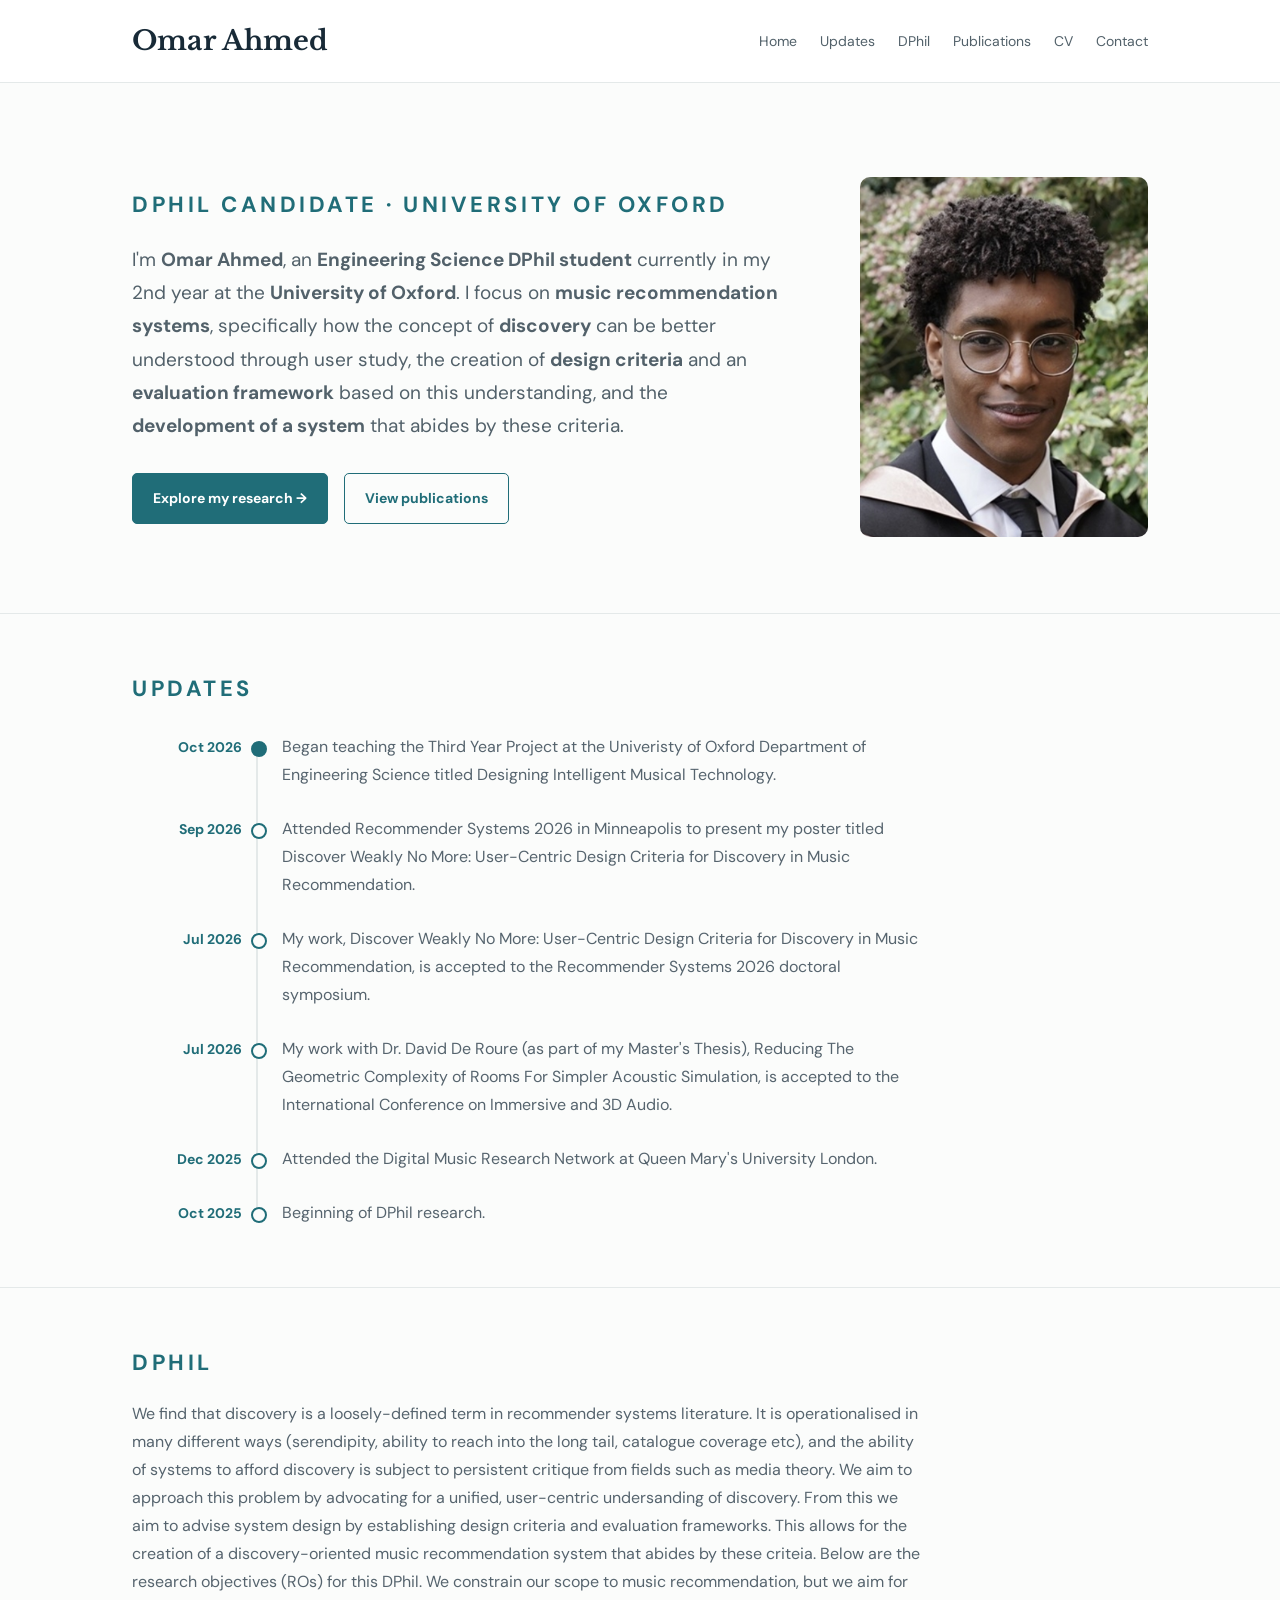
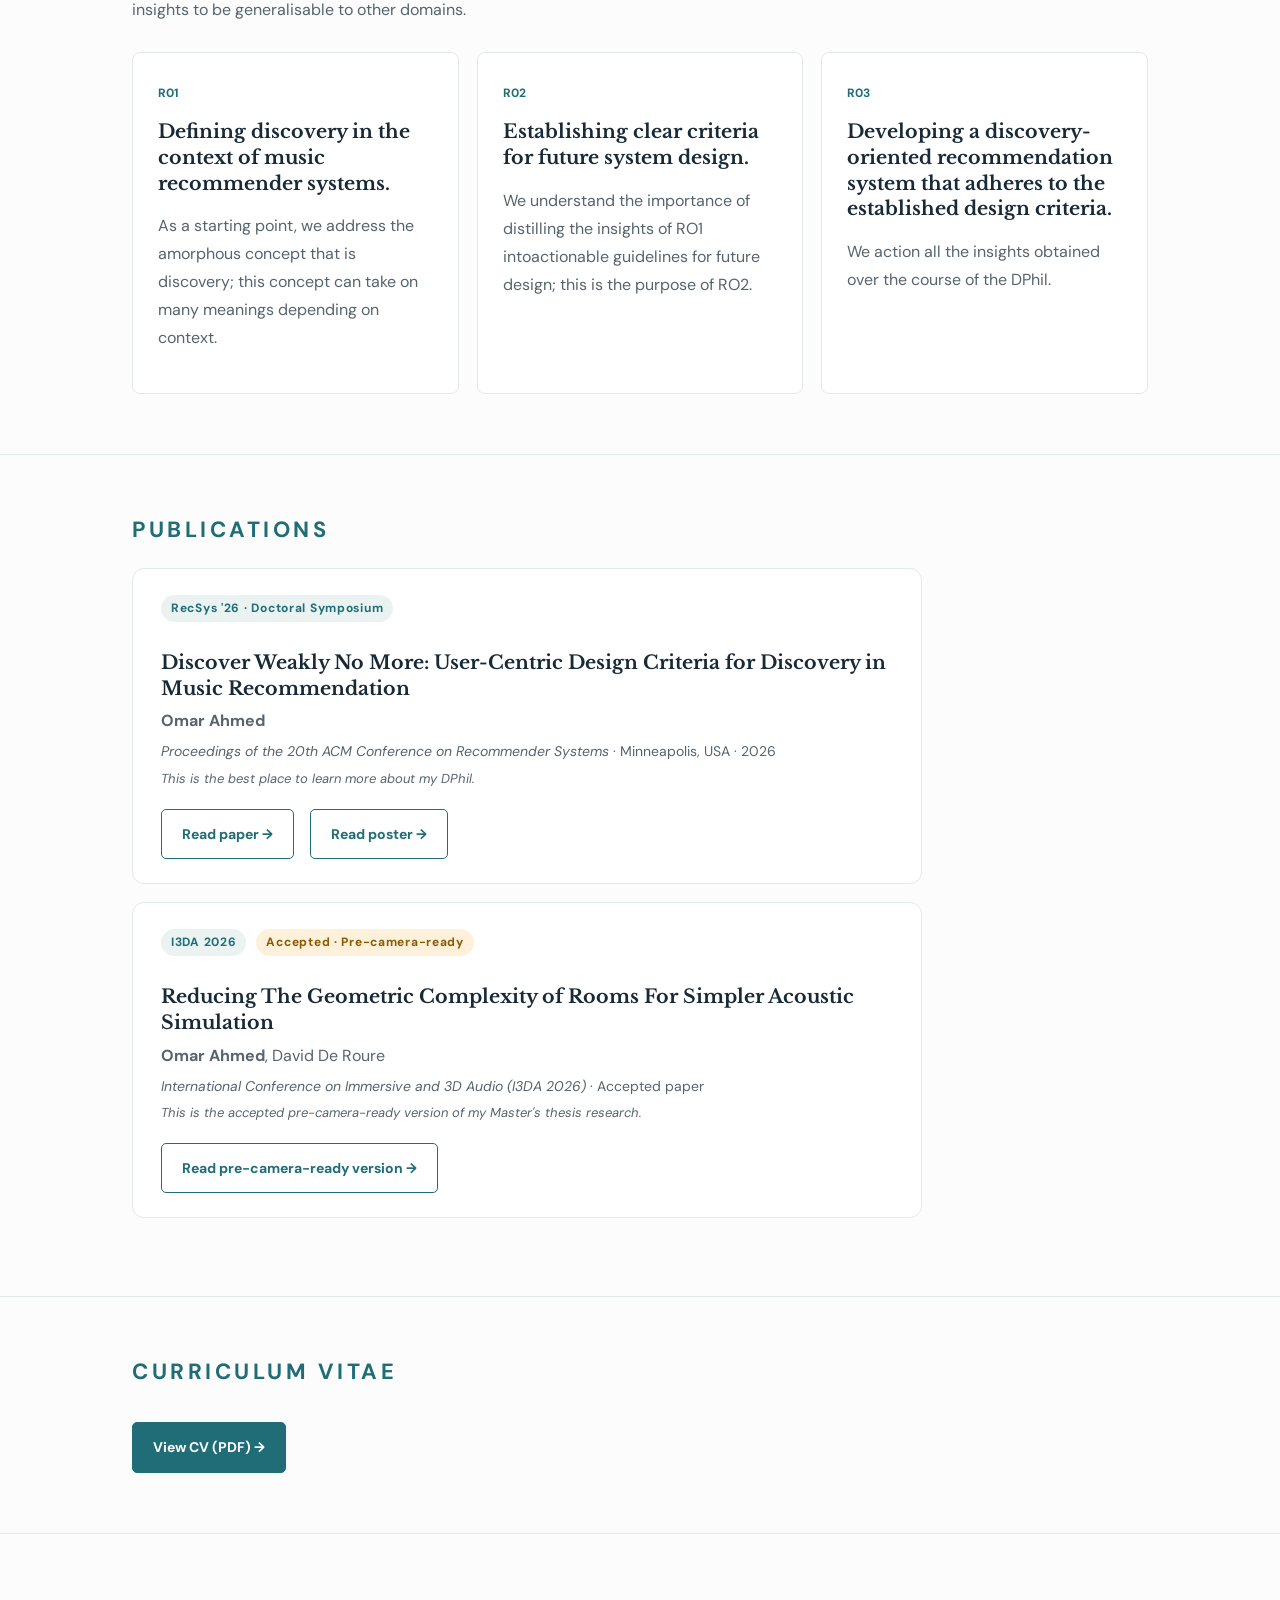
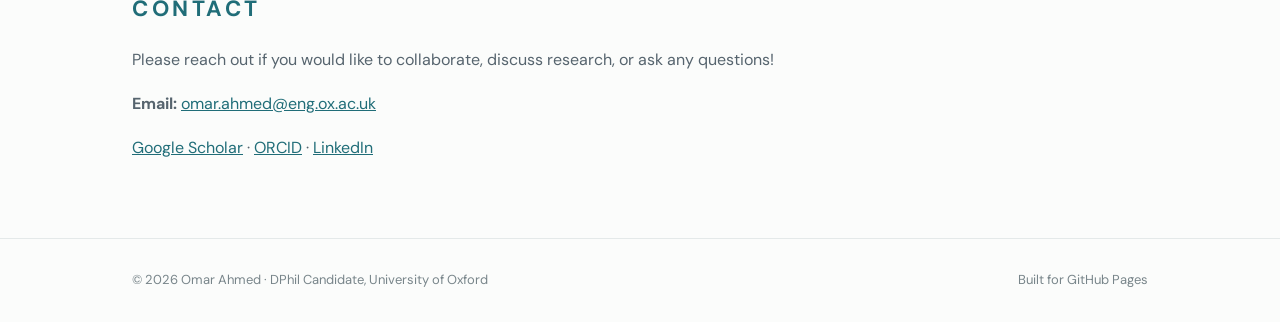
<file: docs/index.html>
<!doctype html>
<html lang="en">
<head>
  <meta charset="utf-8">
  <meta name="viewport" content="width=device-width,initial-scale=1">
  <meta name="description" content="Academic profile, research interests, and publications of Omar Ahmed, DPhil Candidate at the University of Oxford.">
  <title>Omar Ahmed</title>
  <link rel="stylesheet" href="assets/style.css">
</head>
<body>
  <header class="top">
    <div class="wrap nav">
      <a class="brand" href="#home">Omar Ahmed</a>
      <nav class="links" aria-label="Main navigation">
        <a href="#home">Home</a>
        <a href="#updates">Updates</a>
        <a href="#dphil">DPhil</a>
        <a href="#publications">Publications</a>
        <a href="#cv">CV</a>
        <a href="#contact">Contact</a>
      </nav>
    </div>
  </header>

  <main>
    <!-- ===== HOME ===== -->
    <section id="home" class="wrap hero">
      <div>
        <h1 class="eyebrow">DPhil Candidate · University of Oxford</h1>
        <p class="lead">I'm <strong>Omar Ahmed</strong>, an <strong>Engineering Science DPhil student</strong> currently in my 2nd year at the <strong>University of Oxford</strong>. I focus on <strong>music recommendation systems</strong>, specifically how the concept of <strong>discovery</strong> can be better understood through user study, the creation of <strong>design criteria</strong> and an <strong>evaluation framework</strong> based on this understanding, and the <strong>development of a system</strong> that abides by these criteria.</p>
        <a class="btn primary" href="#dphil">Explore my research →</a>
        <a class="btn" href="#publications">View publications</a>
      </div>
      <div class="portrait">
        <img src="assets/headshot.png" alt="Photo of Omar Ahmed">
      </div>
    </section>

    <!-- ===== UPDATES ===== -->
    <section id="updates" class="section">
      <div class="wrap">
        <h2 class="eyebrow">Updates</h2>
        <!-- Newest first. To add an update, copy one <li>…</li> block to the top of the list and edit the date and text. -->
        <ol class="timeline">
          <li>
            <time datetime="2026-09">Oct 2026</time>
            <p>Began teaching the Third Year Project at the Univeristy of Oxford Department of Engineering Science titled Designing Intelligent Musical Technology.</p>
          </li>
          <li>
            <time datetime="2026-09">Sep 2026</time>
            <p>Attended Recommender Systems 2026 in Minneapolis to present my poster titled Discover Weakly No More: User-Centric Design Criteria for Discovery in Music Recommendation.</p>
          </li>
          <li>
            <time datetime="2026-07">Jul 2026</time>
            <p>My work, Discover Weakly No More: User-Centric Design Criteria for Discovery in Music Recommendation, is accepted to the Recommender Systems 2026 doctoral symposium.</p>
          </li>
          <li>
            <time datetime="2026-07">Jul 2026</time>
            <p>My work with Dr. David De Roure (as part of my Master's Thesis), Reducing The Geometric Complexity of Rooms For Simpler Acoustic Simulation, is accepted to the International Conference on Immersive and 3D Audio.</p>
          </li>
          <li>
            <time datetime="2025-12">Dec 2025</time>
            <p>Attended the Digital Music Research Network at Queen Mary's University London.</p>
          </li>
          <li>
            <time datetime="2025-10">Oct 2025</time>
            <p>Beginning of DPhil research.</p>
          </li>
        </ol>
      </div>
    </section>

    <!-- ===== DPHIL ===== -->
    <section id="dphil" class="section">
      <div class="wrap">
        <h2 class="eyebrow">DPhil</h2>
        <div class="bodycopy">
          <p>We find that discovery is a loosely-defined term in recommender systems literature. It is operationalised in many different ways (serendipity, ability to reach into the long tail, catalogue coverage etc), and the ability of systems to afford discovery is subject to persistent critique from fields such as media theory. We aim to approach this problem by advocating for a unified, user-centric undersanding of discovery. From this we aim to advise system design by establishing design criteria and evaluation frameworks. This allows for the creation of a discovery-oriented music recommendation system that abides by these criteia. Below are the research objectives (ROs) for this DPhil. We constrain our scope to music recommendation, but we aim for insights to be generalisable to other domains.</p>
        </div>
        <div class="grid">
          <article class="card"><span>R01</span><h3>Defining discovery in the context of music recommender systems.</h3><p>As a starting point, we address the amorphous concept that is discovery; this concept can take on many meanings depending on context.</p></article>
          <article class="card"><span>R02</span><h3>Establishing clear criteria for future system design.</h3><p>We understand the importance of distilling the insights of RO1 intoactionable guidelines for future design; this is the purpose of RO2.</p></article>
          <article class="card"><span>R03</span><h3>Developing a discovery-oriented recommendation system that adheres to the established design criteria.</h3><p>We action all the insights obtained over the course of the DPhil.</p></article>
        </div>
      </div>
    </section>

    <!-- ===== PUBLICATIONS ===== -->
    <section id="publications" class="section">
      <div class="wrap">
        <h2 class="eyebrow">Publications</h2>
        <div class="bodycopy">
          <!-- To add a publication, copy one <article class="pub-card">…</article> block (newest first) and edit it. -->
          <article class="pub-card">
            <span class="pub-venue">RecSys '26 · Doctoral Symposium</span>
            <h3>Discover Weakly No More: User-Centric Design Criteria for Discovery in Music Recommendation</h3>
            <p class="pub-authors"><strong>Omar Ahmed</strong></p>
            <p class="pub-meta"><em>Proceedings of the 20th ACM Conference on Recommender Systems</em> · Minneapolis, USA · 2026</p>
            <p class="pub-note">This is the best place to learn more about my DPhil.</p>
            <a class="btn" href="https://doi.org/10.1145/3773078.3831939" target="_blank" rel="noopener">Read paper →</a>
            <a class="btn" href="https://drive.google.com/file/d/1CYUQeSkmGhz77ynq_PtFmq3d0OgROAEz/view?usp=drive_link" target="_blank" rel="noopener">Read poster →</a>
          </article>
          <article class="pub-card">
            <span class="pub-venue">I3DA 2026</span> <span class="pub-status">Accepted · Pre-camera-ready</span>
            <h3>Reducing The Geometric Complexity of Rooms For Simpler Acoustic Simulation</h3>
            <p class="pub-authors"><strong>Omar Ahmed</strong>, David De Roure</p>
            <p class="pub-meta"><em>International Conference on Immersive and 3D Audio (I3DA 2026)</em> · Accepted paper</p>
            <p class="pub-note">This is the accepted pre-camera-ready version of my Master's thesis research.</p>
            <a class="btn" href="https://drive.google.com/file/d/1aXZH6NoQjSpm8DouuwkZsJVxv54fdjSW/view" target="_blank" rel="noopener">Read pre-camera-ready version →</a>
          </article>
        </div>
      </div>
    </section>

    <!-- ===== CV ===== -->
    <section id="cv" class="section">
      <div class="wrap">
        <h2 class="eyebrow">Curriculum vitae</h2>
        <div class="bodycopy">
          <!-- The button opens your CV on Google Drive. Paste the Drive share link (set to "Anyone with the link") between the quotes. -->
          <a class="btn primary" href="https://drive.google.com/file/d/1Xs3YI3ku4wbXXdpq0bO3ZlHVxAqAouhd/view?usp=sharing" target="_blank" rel="noopener">View CV (PDF) →</a>
        </div>
      </div>
    </section>

    <!-- ===== CONTACT ===== -->
    <section id="contact" class="section">
      <div class="wrap">
        <h2 class="eyebrow">Contact</h2>
        <div class="bodycopy">
          <p>Please reach out if you would like to collaborate, discuss research, or ask any questions!</p>
          <p><strong>Email:</strong> <a href="mailto:omar.ahmed@eng.ox.ac.uk">omar.ahmed@eng.ox.ac.uk</a></p>
          <p><a href="https://scholar.google.com/citations?hl=en&user=UNm_Z9YAAAAJ">Google Scholar</a> · <a href="https://orcid.org/0009-0005-3501-5098">ORCID</a> · <a href="https://www.linkedin.com/in/omar-hmb-ahmed">LinkedIn</a></p>
        </div>
      </div>
    </section>
  </main>

  <footer class="footer">
    <div class="wrap"><span>© 2026 Omar Ahmed · DPhil Candidate, University of Oxford</span><span>Built for GitHub Pages</span></div>
  </footer>

  <!-- Back-to-top button: appears once you scroll down past the first screen -->
  <a href="#home" class="to-top" id="toTop" aria-label="Back to top">↑</a>
  <script>
    var toTop = document.getElementById('toTop');
    window.addEventListener('scroll', function () {
      toTop.classList.toggle('show', window.scrollY > 500);
    });
  </script>
</body>
</html>
</file>
<file: docs/assets/style.css>
@import url('https://fonts.googleapis.com/css2?family=DM+Sans:wght@400;500;600;700&family=Libre+Baskerville:wght@400;700&display=swap');:root{--ink:#182a37;--muted:#64717a;--accent:#206d78;--line:#e4e9e9;--bg:#fbfcfb}*{box-sizing:border-box}html{scroll-behavior:smooth}body{margin:0;background:var(--bg);color:var(--ink);font-family:'DM Sans',sans-serif;line-height:1.75}a{color:var(--accent)}.wrap{max-width:1080px;margin:auto;padding:0 32px}.top{border-bottom:1px solid var(--line);background:white}.nav{min-height:82px;display:flex;align-items:center;justify-content:space-between;gap:20px}.brand{font-family:'Libre Baskerville',serif;font-size:27px;color:var(--ink);text-decoration:none;font-weight:700}.links{display:flex;gap:23px;flex-wrap:wrap}.links a{color:#52616a;text-decoration:none;font-size:14px}.links a:hover,.links a[aria-current]{color:var(--accent)}.hero{padding-block:94px 76px;display:grid;grid-template-columns:1.6fr .7fr;gap:70px;align-items:center}.eyebrow{text-transform:uppercase;letter-spacing:.19em;color:var(--accent);font-size:12px;font-weight:700}h1,h2,h3{font-family:'Libre Baskerville',serif;line-height:1.35}h1{font-size:clamp(37px,5vw,62px);margin:14px 0 21px;letter-spacing:-.045em}h2{font-size:32px;letter-spacing:-.035em}h3{font-size:19px}.lead{font-size:19px;color:#52616a;max-width:650px}.btn{display:inline-block;padding:12px 20px;border:1px solid var(--accent);border-radius:5px;text-decoration:none;margin:12px 12px 0 0;font-size:14px;font-weight:700}.btn.primary{background:var(--accent);color:white}.portrait{aspect-ratio:4/5;background:linear-gradient(145deg,#e5f0ef,#cbdedd);border-radius:10px;display:grid;place-items:center;overflow:hidden}.portrait svg{width:78%;opacity:.65}.section{padding:60px 0;border-top:1px solid var(--line)}.section p{color:#56646e}.grid{display:grid;grid-template-columns:repeat(3,1fr);gap:18px;margin-top:28px}.card{background:white;border:1px solid var(--line);padding:25px;border-radius:8px}.card span{color:var(--accent);font-weight:700;font-size:12px}.card h3{margin:13px 0 8px}.pagehead{padding:65px 0 35px}.pagehead h1{font-size:47px}.bodycopy{max-width:790px;padding-bottom:65px}.bodycopy h2{margin-top:38px}.pub{padding:24px 0;border-bottom:1px solid var(--line)}.pub h3{margin:0 0 8px}.pub p{margin:4px 0}.small{font-size:14px}.footer{border-top:1px solid var(--line);padding:30px 0;color:#78858a;font-size:13px}.footer .wrap{display:flex;justify-content:space-between;gap:20px}.note{background:#eaf3f1;padding:18px 22px;border-left:3px solid var(--accent);border-radius:3px}@media(max-width:760px){.nav{align-items:flex-start;flex-direction:column;padding-top:22px;padding-bottom:22px}.links{gap:14px}.hero{grid-template-columns:1fr;padding-block:55px}.portrait{max-width:260px}.grid{grid-template-columns:1fr}.pagehead h1{font-size:37px}.footer .wrap{display:block}}
/* Single-page layout: navbar stays at the top, nav links scroll to sections */
.top{position:sticky;top:0;z-index:10}
section[id]{scroll-margin-top:82px}
.section .bodycopy{padding-bottom:0}
.section .bodycopy h3{margin:28px 0 6px}
@media(max-width:760px){.nav{min-height:0;padding-top:14px;padding-bottom:14px;gap:6px}section[id]{scroll-margin-top:110px}}
/* Updates timeline: date on the left, dot on the line, text on the right */
.timeline{list-style:none;margin:28px 0 0;padding:0;max-width:790px}
.timeline li{display:grid;grid-template-columns:110px 1fr;gap:0 28px;position:relative;padding-bottom:26px}
.timeline li:last-child{padding-bottom:0}
.timeline li::before{content:"";position:absolute;left:124px;top:14px;bottom:-14px;width:2px;background:var(--line)}
.timeline li:last-child::before{display:none}
.timeline li::after{content:"";position:absolute;left:119px;top:8px;width:12px;height:12px;border-radius:50%;background:var(--bg);border:2px solid var(--accent)}
.timeline li:first-child::after{background:var(--accent)}
.timeline time{text-align:right;color:var(--accent);font-weight:700;font-size:14px;padding-top:2px;white-space:nowrap}
.timeline p{margin:0 0 0 12px;color:#56646e}
@media(max-width:760px){.timeline li{grid-template-columns:1fr;padding-left:28px}.timeline li::before{left:5px}.timeline li::after{left:0}.timeline time{text-align:left}.timeline p{margin:0}}
/* Section labels used as the section headings (and the line above the intro) */
h1.eyebrow,h2.eyebrow{font-family:'DM Sans',sans-serif;font-size:22px;letter-spacing:.16em;line-height:1.4;margin:0 0 22px}
@media(max-width:760px){h1.eyebrow,h2.eyebrow{font-size:18px}}

/* Publication cards: rounded box with venue tag, title, authors, venue, and link */
.pub-card{background:white;border:1px solid var(--line);border-radius:12px;padding:24px 28px;margin-bottom:18px}
.pub-card h3{margin:10px 0 6px}
.pub-card p{margin:4px 0}
.pub-venue{display:inline-block;background:#eaf3f1;color:var(--accent);font-weight:700;font-size:12px;letter-spacing:.06em;padding:3px 10px;border-radius:999px}
.pub-authors{color:var(--ink)}
.pub-meta{font-size:14px;color:var(--muted)}
.pub-card .btn{margin-top:14px}
@media(max-width:760px){.pub-card{padding:20px}}
.pub-status{display:inline-block;background:#fdf1dc;color:#8a5a00;font-weight:700;font-size:12px;letter-spacing:.06em;padding:3px 10px;border-radius:999px;margin-left:6px}
.pub-note{font-size:13px;color:var(--muted);font-style:italic}
/* Back-to-top button: hidden until the page is scrolled down */
.to-top{position:fixed;right:24px;bottom:calc(24px + env(safe-area-inset-bottom,0px));width:46px;height:46px;border-radius:50%;background:var(--accent);color:white;display:grid;place-items:center;text-decoration:none;font-size:20px;font-weight:700;box-shadow:0 4px 14px rgba(24,42,55,.18);opacity:0;visibility:hidden;transform:translateY(10px);transition:opacity .25s,transform .25s,visibility .25s;z-index:20}
.to-top.show{opacity:1;visibility:visible;transform:none}
.to-top:hover{background:#185a63}
@media(max-width:760px){.to-top{right:16px;bottom:calc(16px + env(safe-area-inset-bottom,0px))}}
/* Headshot fills the rounded portrait frame */
.portrait img{width:100%;height:100%;object-fit:cover;display:block}
</file>
